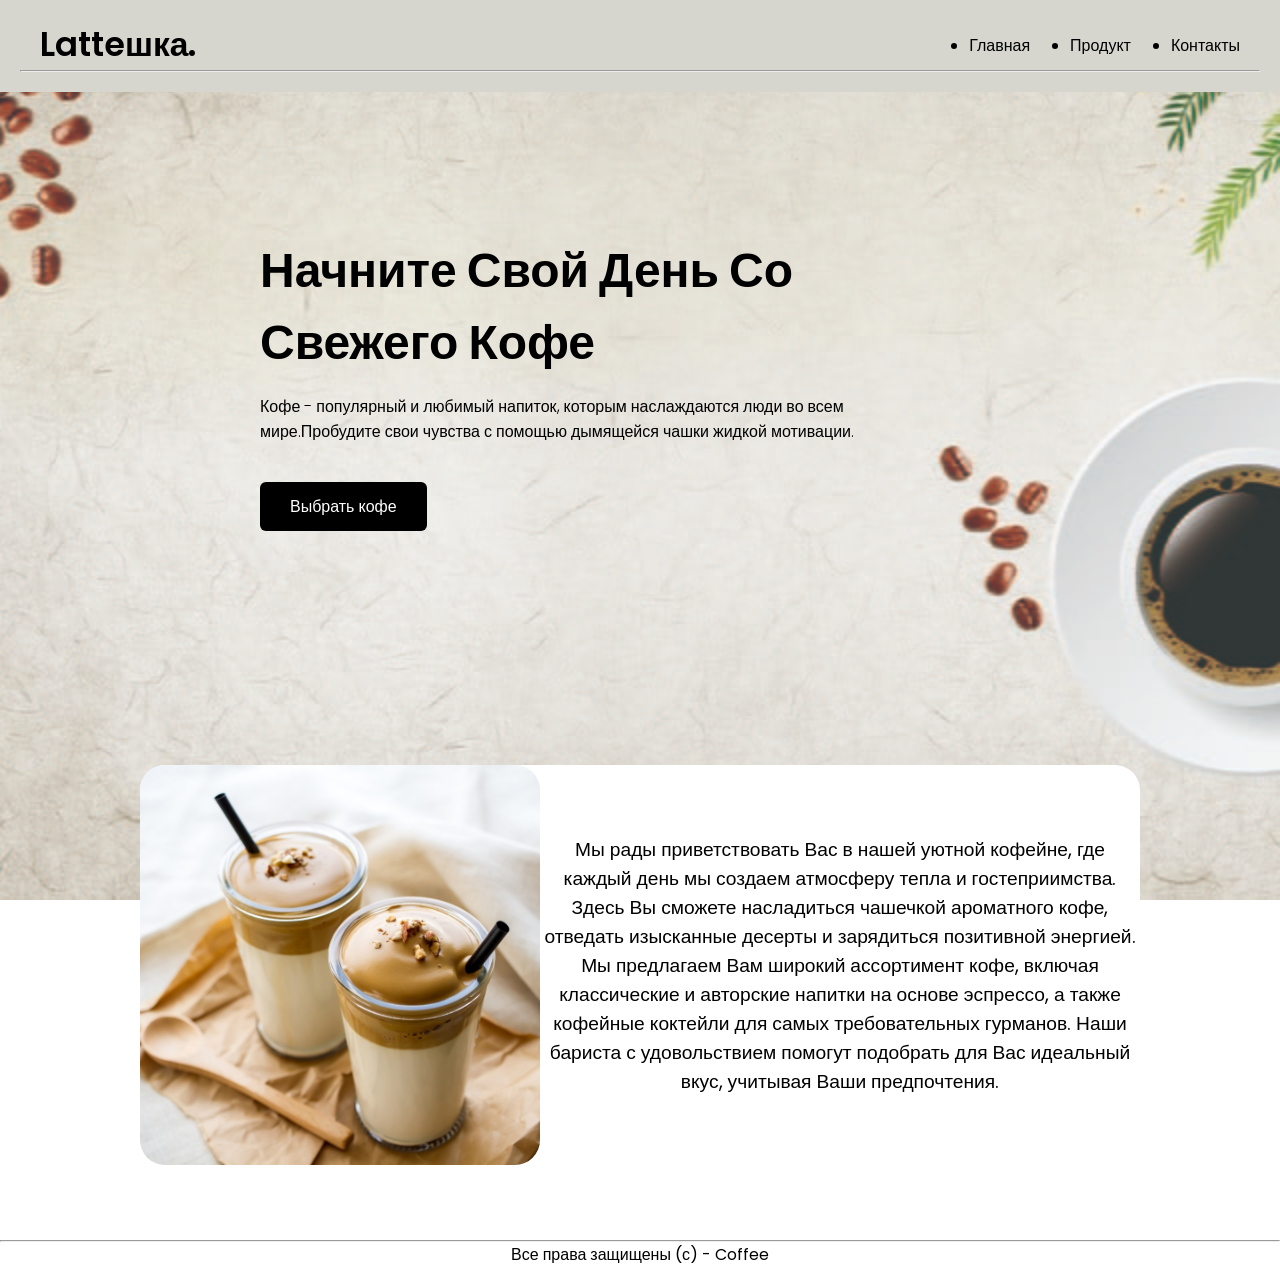
<file: html/index.html>
<!DOCTYPE html>
<html lang="ru">

<head>
    <meta charset='UTF-8' />
    <title>Latteшка. кофе в Симферополе</title>
    <link rel="stylesheet"
        href="https://fonts.googleapis.com/css2?family=Material+Symbols+Outlined:opsz,wght,FILL,GRAD@24,400,0,0">
    <link href='https://stackpath.bootstrapcdn.com/font-awesome/4.7.0/css/font-awesome.min.css' rel='stylesheet' />
    <link rel="stylesheet" href="../css/style.css">
    <script src="https://cdn.jsdelivr.net/npm/bootstrap@5.3.2/dist/js/bootstrap.bundle.min.js"
        integrity="sha384-C6RzsynM9kWDrMNeT87bh95OGNyZPhcTNXj1NW7RuBCsyN/o0jlpcV8Qyq46cDfL"
        crossorigin="anonymous"></script>
</head>

<body>
    <header>
        <nav class="navbar">
            <a class="logo" href="index.html">Latteшка<span>.</span></a>
            <ul class="menu-links">
                <span id="close-menu-btn" class="close-btn-menu">Закрыть</span>
                <li><a href="index.html">Главная</a></li>
                <li><a href="product.html">Продукт</a></li>
                <li><a href="reviews.html">Контакты</a></li>

            </ul>
            <span id="menu-btn" class="close-btn-menu">Меню</span>
        </nav>
        <hr>
    </header>
    <section class="hero-section">
        <div class="content">
            <h1>Начните Свой День Со Свежего Кофе</h1>
            <p>
                Кофе - популярный и любимый напиток, которым наслаждаются
                люди во всем мире.Пробудите свои чувства с помощью дымящейся чашки жидкой мотивации.
            </p>
            <button><a href="product.html">Выбрать кофе</a></button>
        </div>
    </section>
    <section class="section-info">
        <div class="conteiner">
            <div class="section-info__image-with-text">
                <img src="../img/navinos.jpg" alt="">
                <p>Мы рады приветствовать Вас в нашей уютной кофейне, где каждый день мы создаем атмосферу тепла и
                    гостеприимства. Здесь Вы сможете насладиться чашечкой ароматного кофе, отведать изысканные десерты и
                    зарядиться позитивной энергией.
                    Мы предлагаем Вам широкий ассортимент кофе, включая классические и авторские напитки на основе
                    эспрессо, а также кофейные коктейли для самых требовательных гурманов. Наши бариста с удовольствием
                    помогут подобрать для Вас идеальный вкус, учитывая Ваши предпочтения.</p>
            </div>
        </div>

    </section>
    <br><br><br>
    <footer>
        <hr>
        <p>Все права защищены (с) - Coffee</p>
    </footer>
    <script>
        const header = document.querySelector("header");
        const hamburgerBtn = document.querySelector("#menu-btn");
        const closeMenuBtn = document.querySelector("#close-menu-btn");
        // Нажимание и открытие
        hamburgerBtn.addEventListener("click", () => header.classList.toggle("show-mobile-menu"));
        // Закрыть меню
        closeMenuBtn.addEventListener("click", () => hamburgerBtn.click());
    </script>
</body>

</html>
</file>
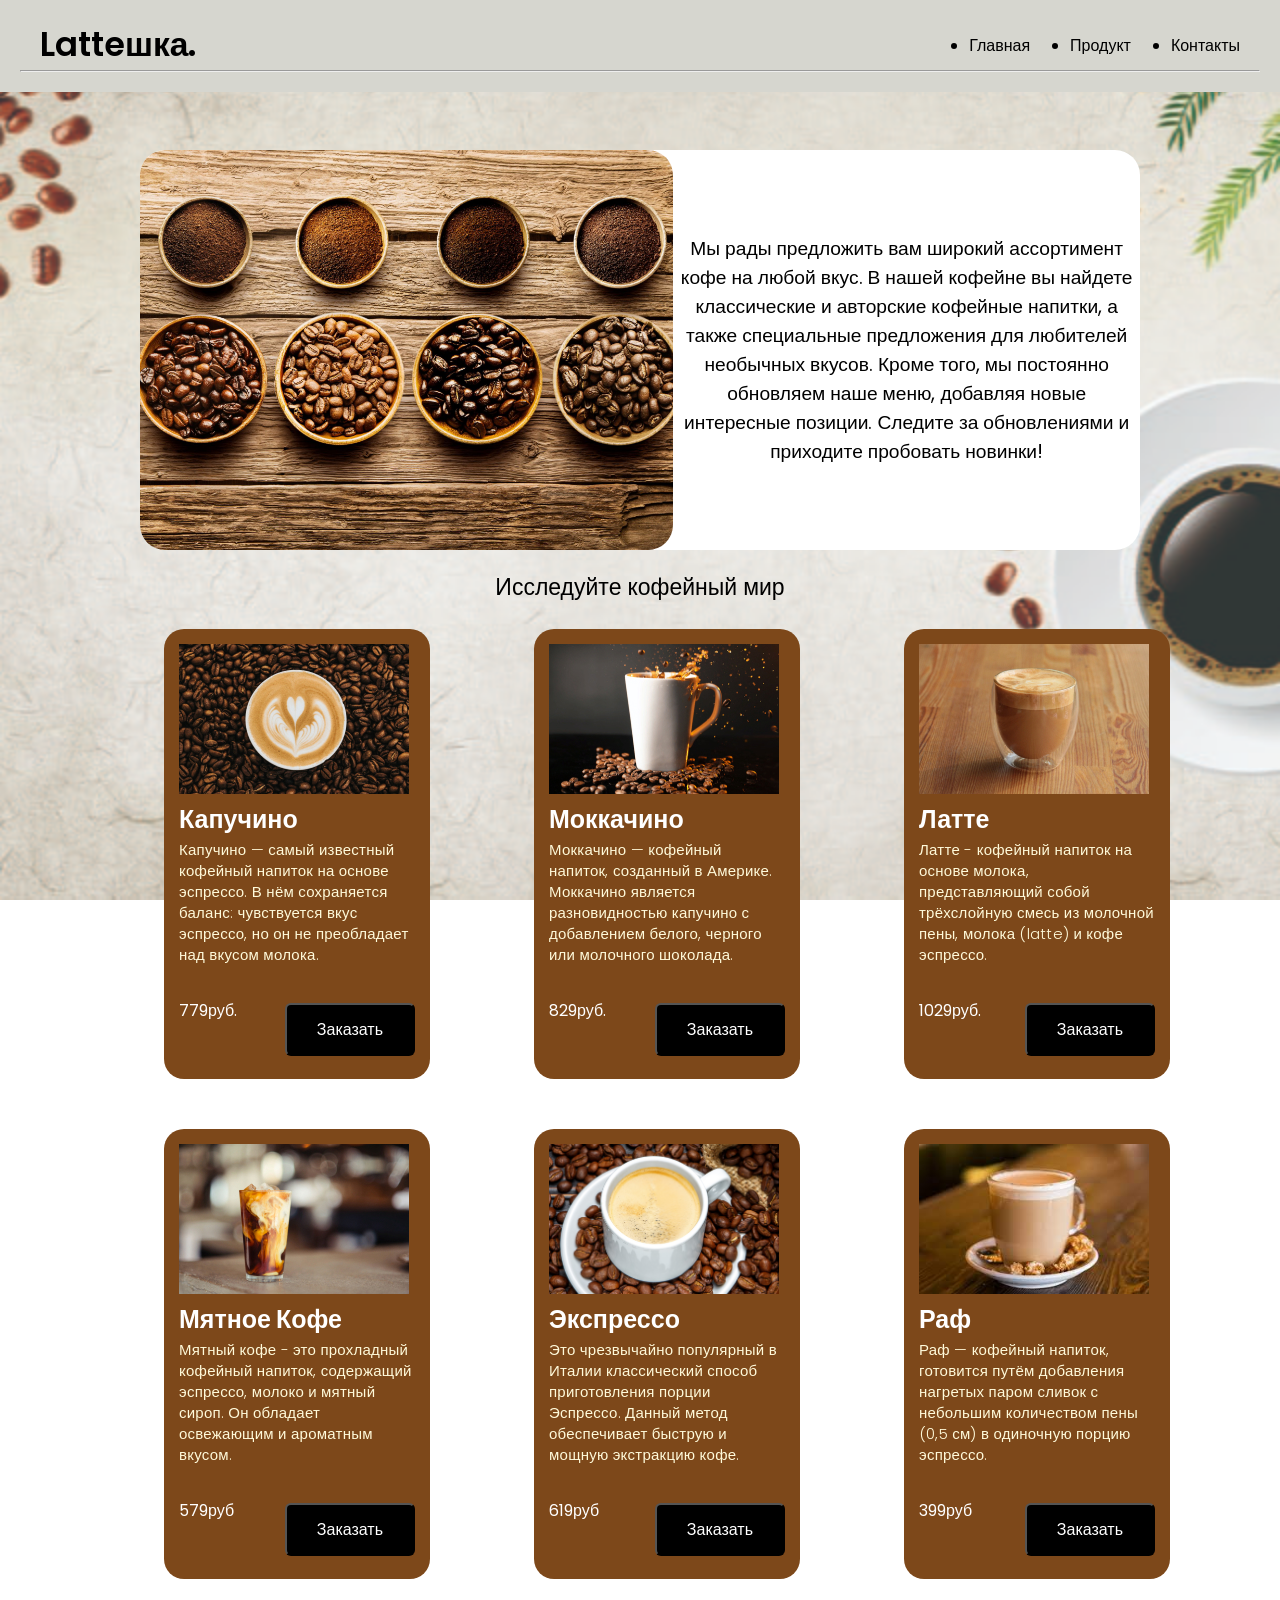
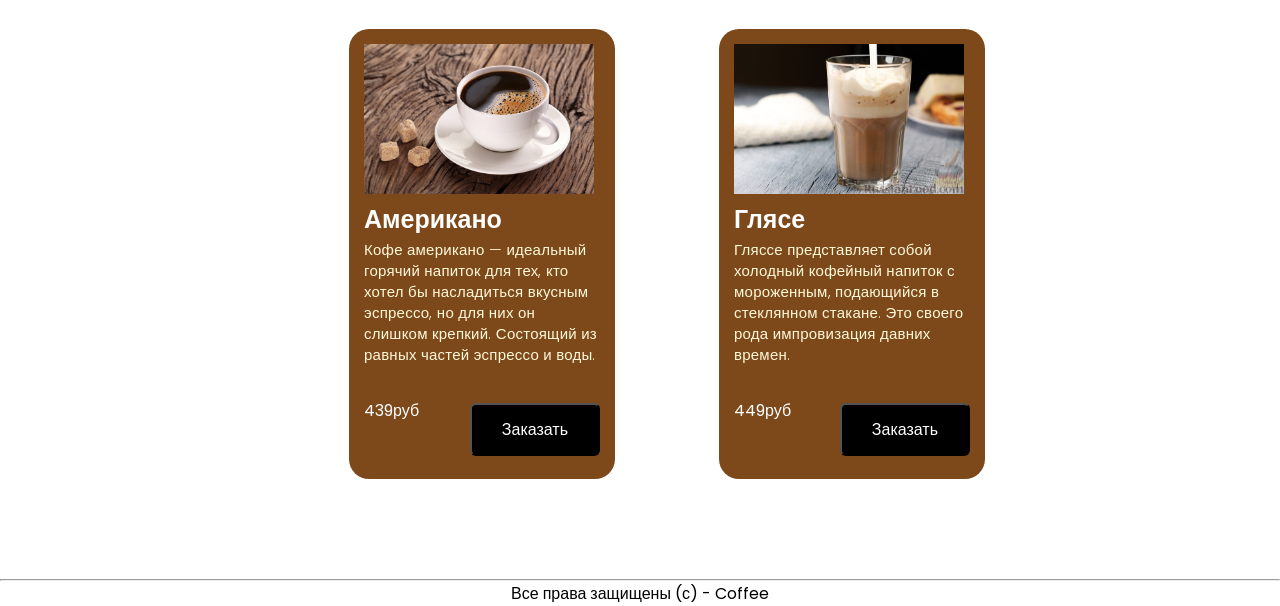
<file: html/product.html>
<!DOCTYPE html>
<html lang="ru">

<head>
    <meta charset='UTF-8' />
    <title>Latteшка. кофе в Симферополе</title>
    <link rel="stylesheet"
        href="https://fonts.googleapis.com/css2?family=Material+Symbols+Outlined:opsz,wght,FILL,GRAD@24,400,0,0">
        <link href='https://stackpath.bootstrapcdn.com/font-awesome/4.7.0/css/font-awesome.min.css' rel='stylesheet'/>
    <link rel="stylesheet" href="../css/style.css">
    <script src="https://cdn.jsdelivr.net/npm/bootstrap@5.3.2/dist/js/bootstrap.bundle.min.js"
    integrity="sha384-C6RzsynM9kWDrMNeT87bh95OGNyZPhcTNXj1NW7RuBCsyN/o0jlpcV8Qyq46cDfL"
    crossorigin="anonymous"></script>
</head>

<body>
    <header>
        <nav class="navbar">
            <a class="logo" href="index.html">Latteшка<span>.</span></a>
            <ul class="menu-links">
                <span id="close-menu-btn" class="close-btn-menu">Закрыть</span>
                <li><a href="index.html">Главная</a></li>
                <li><a href="product.html">Продукт</a></li>
                <li><a href="reviews.html">Контакты</a></li>

            </ul>
            <span id="menu-btn" class="close-btn-menu">Меню</span>
        </nav>
        <hr>
    </header>
    <br><br><br>
    <main><br><br><br>
        <section>
            <section class="section-info2">
                <div class="conteiner">
                    <div class="section-info__image-with-text2">
                        <img src="../img/vidcofee.jpg" alt="">
                        <p>Мы рады предложить вам широкий ассортимент кофе на любой вкус. В нашей кофейне вы найдете
                            классические и авторские кофейные напитки, а также специальные предложения для любителей
                            необычных вкусов.
                            Кроме того, мы постоянно обновляем наше меню, добавляя новые интересные позиции. Следите за
                            обновлениями и приходите пробовать новинки!</p>
                    </div>
                </div>
            </section>
            <section>
                <div class="conteiner2">
                    <h2 class="coffeeworld">Исследуйте кофейный мир</h2>
                    <br>
                    <div class="a">
                        <div class="cofe">
                            <img src="../img/Coffee.jpg" alt="">
                            <h4 class="nazvanie">Капучино</h4>
                            <p class="opisanie">Капучино — самый известный кофейный напиток на основе эспрессо. В нём
                                сохраняется баланс: чувствуется вкус эспрессо, но он не преобладает над вкусом молока.
                            </p>
                            <div class="kupit">
                                <p>779руб.</p>
                                <button class="btn-join" id="show-login">Заказать</button>
                            </div>
                        </div>
                        <div class="cofe">
                            <img src="../img/unsplash_F-6v14W67Ak.jpg" alt="">
                            <h4 class="nazvanie">Моккачино</h4>
                            <p class="opisanie">Моккачино — кофейный напиток,
                                созданный в Америке. Моккачино является разновидностью капучино с добавлением белого,
                                черного или молочного шоколада.</p>
                            <div class="kupit">
                                <p>829руб.</p>
                                <button class="btn-join" id="show-login2">Заказать</button>
                            </div>
                        </div>
                        <div class="cofe">
                            <img src="../img/unsplash_TvXpVcgi9nw.jpg" alt="">
                            <h4 class="nazvanie">Латте</h4>
                            <p class="opisanie">Латте - кофейный напиток на основе молока, представляющий собой
                                трёхслойную смесь из молочной пены, молока (latte) и кофе эспрессо.</p>
                            <div class="kupit">
                                <p>1029руб.</p>
                                <button class="btn-join" id="show-login3">Заказать</button>
                            </div>
                        </div>
                        <div class="cofe">
                            <img src="../img/unsplash_L-sm1B4L1Ns.jpg" alt="">
                            <h4 class="nazvanie">Мятное Кофе</h4>
                            <p class="opisanie">Мятный кофе - это прохладный кофейный напиток, содержащий эспрессо,
                                молоко и
                                мятный сироп. Он обладает освежающим и ароматным вкусом.</p>
                            <div class="kupit">
                                <p>579руб</p>
                                <button class="btn-join" id="show-login4">Заказать</button>
                            </div>
                        </div>
                        <div class="cofe">
                            <img src="../img/Coffee_Cup_Grain_513119_3840x2400.jpg" alt="">
                            <h4 class="nazvanie">Экспрессо</h4>
                            <p class="opisanie">Это чрезвычайно популярный в Италии классический способ приготовления
                                порции Эспрессо. Данный метод обеспечивает быструю и мощную экстракцию кофе.
                            </p>
                            <div class="kupit">
                                <p>619руб</p>
                                <button class="btn-join" id="show-login4">Заказать</button>
                            </div>
                        </div>
                        <div class="cofe">
                            <img src="../img/Без названия.jfif" alt="">
                            <h4 class="nazvanie">Раф</h4>
                            <p class="opisanie">Раф — кофейный напиток, готовится путём добавления
                                нагретых паром сливок с небольшим количеством пены (0,5 см) в одиночную порцию эспрессо.
                            </p>
                            <div class="kupit">
                                <p>399руб</p>
                                <button class="btn-join" id="show-login4">Заказать</button>
                            </div>
                        </div>
                        <div class="cofe">
                            <img src="../img/americano.jpg" alt="">
                            <h4 class="nazvanie">Американо</h4>
                            <p class="opisanie">Кофе американо — идеальный горячий напиток для тех, кто хотел бы
                                насладиться вкусным эспрессо, но для них он слишком крепкий. Состоящий из равных частей
                                эспрессо и воды.</p>
                            <div class="kupit">
                                <p>439руб</p>
                                <button class="btn-join" id="show-login4">Заказать</button>
                            </div>
                        </div>
                        <div class="cofe">
                            <img src="../img/glace.jpg" alt="">
                            <h4 class="nazvanie">Глясе</h4>
                            <p class="opisanie">Гляссе представляет собой холодный кофейный напиток с мороженным,
                                подающийся в стеклянном стакане. Это своего рода импровизация давних времен.</p>
                            <div class="kupit">
                                <p>449руб</p>
                                <button class="btn-join" id="show-login4">Заказать</button>
                            </div>
                        </div>

                    </div>
                </div>
            </section><br><br><br><br>
            <footer>
                <hr>
                <p>Все права защищены (с) - Coffee</p>
            </footer>
    </main>



    <script>
        const header = document.querySelector("header");
        const hamburgerBtn = document.querySelector("#menu-btn");
        const closeMenuBtn = document.querySelector("#close-menu-btn");
        // Нажимание и открытие
        hamburgerBtn.addEventListener("click", () => header.classList.toggle("show-mobile-menu"));
        // Закрыть меню
        closeMenuBtn.addEventListener("click", () => hamburgerBtn.click());
    </script>
</body>

</html>
</file>
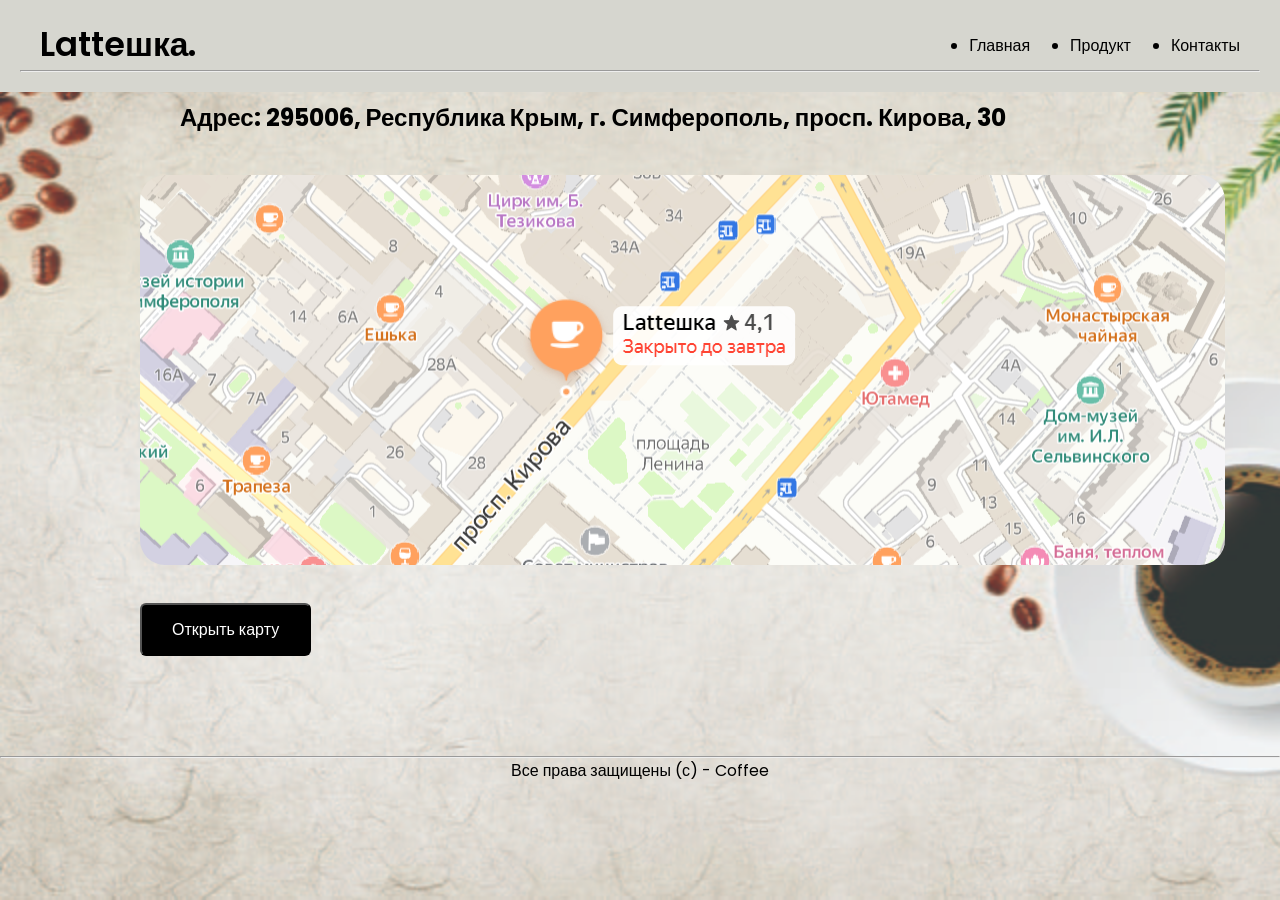
<file: html/reviews.html>
<!DOCTYPE html>
<html lang="ru">

<head>
    <meta charset='UTF-8' />
    <title>Latteшка. кофе в Симферополе</title>
    <link rel="stylesheet"
        href="https://fonts.googleapis.com/css2?family=Material+Symbols+Outlined:opsz,wght,FILL,GRAD@24,400,0,0">
        <link href='https://stackpath.bootstrapcdn.com/font-awesome/4.7.0/css/font-awesome.min.css' rel='stylesheet' />
    <link rel="stylesheet" href="../css/style.css">
    <script src="https://cdn.jsdelivr.net/npm/bootstrap@5.3.2/dist/js/bootstrap.bundle.min.js"
    integrity="sha384-C6RzsynM9kWDrMNeT87bh95OGNyZPhcTNXj1NW7RuBCsyN/o0jlpcV8Qyq46cDfL"
    crossorigin="anonymous"></script>
</head>

<body>
    <header>
        <nav class="navbar">
            <a class="logo" href="index.html">Latteшка<span>.</span></a>
            <ul class="menu-links">
                <span id="close-menu-btn" class="close-btn-menu">Закрыть</span>
                <li><a href="index.html">Главная</a></li>
                <li><a href="product.html">Продукт</a></li>
                <li><a href="reviews.html">Контакты</a></li>

            </ul>
            <span id="menu-btn" class="close-btn-menu">Меню</span>
        </nav>
        <hr>
    </header>
    <main>
        <section class="conteiner">
            <div class="address">
                <h2>Телефон: +7(952)812-52-52</h2><br>
                <h2>Адрес: 295006, Республика Крым, г. Симферополь, просп. Кирова, 30</h2>
            </div>
            <div class="map">
                <img src="../img/Снимок экрана .png" alt="">
                <form
                    action="https://yandex.ru/maps/org/latteshka/105124006239/?filter=food_delivery%3A1%3Bfood_product_delivery%3A1%3Bcoffee_to_go%3A1%3Balternate_vertical%3ARequestWindow&ll=34.104065%2C44.948576&mode=search&sctx=ZAAAAAgBEAAaKAoSCeDYs%2BcyDUFAEX6oNGJmeUZAEhIJG4Uks3qHez8RIHnnUIaqaD8iBgABAgMEBSgKOABAkqANSAFqAnJ1ggE2Y29mZmVlX3RvX2dvOjF%2BZm9vZF9kZWxpdmVyeToxfmZvb2RfcHJvZHVjdF9kZWxpdmVyeToxnQHNzEw9oAEAqAEAvQHfPmoPwgFP3uSNqrAEqfPG5vgGteyap1iywor%2B%2FgP8jeCJmLz1i1q%2Fh7atjAP3mf6v8AO3%2BaW11QPfkoTPhwPE0reApwWXrvDunwO8scj2%2FAL%[base64]%2BKCvQ%3D%3D&sll=34.100062%2C44.949703&sspn=0.006768%2C0.003032&text=%D0%B4%D0%BE%D1%81%D1%82%D0%B0%D0%B2%D0%BA%D0%B0%20%D0%BA%D0%BE%D1%84%D0%B5&z=15.78"
                    target="_blank">
                    <button>Открыть карту</button>
                </form>

            </div>


        </section>

    </main><br><br><br><br>
    <footer>
        <hr>
        <p>Все права защищены (с) - Coffee</p>
    </footer>

    <script>
        const header = document.querySelector("header");
        const hamburgerBtn = document.querySelector("#menu-btn");
        const closeMenuBtn = document.querySelector("#close-menu-btn");
        // Нажимание и открытие
        hamburgerBtn.addEventListener("click", () => header.classList.toggle("show-mobile-menu"));
        // Закрыть меню
        closeMenuBtn.addEventListener("click", () => hamburgerBtn.click());
    </script>

</body>
</html>
</file>
<file: css/style.css>
@import url('https://fonts.googleapis.com/css2?family=Poppins:wght@300;400;500;600;700&display=swap');

* {
    margin: 0;
    padding: 0;
    box-sizing: border-box;
    font-family: 'Poppins', sans-serif;
}

.conteiner {
    max-width: 1000px;
    margin: 0 auto;
}

body {
    background: url(../img/pngtree-coffee-hot-drink-afternoon-tea-banner-background-image_181987.jpg);
    background-position: center;
    background-size: cover;
    background-repeat: no-repeat;
    background-attachment: fixed;
}

header {
    position: fixed;
    top: 0;
    left: 0;
    width: 100%;
    padding: 20px;
    background-color: #d6d6cf;
}

header .navbar {
    display: flex;
    align-items: center;
    justify-content: space-between;
    max-width: 1200px;
    margin: 0 auto;
}

.navbar a {
    color: black;
    text-decoration: none;
    transition: 0.2s ease;
}

.navbar a:hover {
    color: #8B4513;
}

.navbar .menu-links {
    display: flex;
    gap: 40px;
}


.navbar .logo {
    color: black;
    font-weight: 600;
    font-size: 2.1rem;
}

.navbar .logo span {
    color: black;
}


.hero-section {
    height: 85vh;
    display: flex;
    align-items: center;
    padding: 0 20px;
    max-width: 800px;
    margin: 0 auto;
}


.hero-section .content {
    color: black;
    max-width: 1200px;
    margin: 0 auto;
    width: 100%;
}

.hero-section .content h1 {
    font-size: 3rem;
    max-width: 600px;
}

.hero-section .content p {
    font-weight: 300;
    max-width: 600px;
    margin-top: 15px;
}

.hero-section .content button {
    background: black;
    padding: 12px 30px;
    border: none;
    outline: none;
    font-size: 1rem;
    border-radius: 6px;
    margin-top: 38px;
    cursor: pointer;
    font-weight: 500;
    transition: 0.2s ease;
    color: white;
}

.hero-section .content button:hover {
    color: black;
    background: #8B4513;
}

#menu-btn {
    display: none;
    color: black;
    cursor: pointer;
    display: none;
    font-family: 'Poppins', sans-serif;
}

#close-menu-btn {
    display: none;
    position: absolute;
    right: 20px;
    top: 20px;
    cursor: pointer;
    font-family: 'Poppins', sans-serif;
}

footer {
    text-align: center;
}


@media screen and (max-width: 900px) {
    header {
        padding: 10px 20px;
    }

    header.show-mobile-menu::before {
        content: "";
        position: fixed;
        left: 0;
        top: 0;
        width: 100%;
        height: 100%;
        backdrop-filter: blur(5px);
    }

    #close-menu-btn,
    #menu-btn {
        display: block;

    }

    .navbar .menu-links {
        position: fixed;
        left: -260px;
        top: 0;
        width: 260px;
        height: 100vh;
        background: white;
        flex-direction: column;
        padding: 70px 40px 0;
        transition: left 0.15s ease;
    }

    .navbar a {
        color: #000;

    }

    header.show-mobile-menu .navbar .menu-links {
        left: -0;
    }

    .hero-section .content {
        text-align: center;

    }

    .hero-section .content :is(h1, p) {
        max-width: 100%;
    }

    .hero-section .content h1 {
        font-size: 2.3rem;
        line-height: 60px;
    }

    .hero-section .content button {
        padding: 9px 18px;
    }
}





.coffeeworld {
    color: black;
    font-family: 'Poppins', sans-serif;
    font-size: 23px;
    font-style: normal;
    font-weight: 500;
    line-height: normal;
    text-align: center;
    padding-top: 20px;

}

.cofe {
    border-radius: 20px;
    background-color: #7d481a;
    margin-left: 54px;
    padding: 15px;
    height: 450px;
    color: white;
}

.a {
    display: flex;
    justify-content: center;
    align-items: center;
}

.nazvanie {
    color: #FFF;
    font-family: 'Poppins', sans-serif;
    ;
    font-size: 25px;
    font-style: normal;
    font-weight: 700;
    line-height: normal;
}

.opisanie {
    color: #FFFADA;
    font-family: 'Poppins', sans-serif;
    font-size: 15px;
    font-style: normal;
    font-weight: 300;
    line-height: 21px;
    letter-spacing: 0.24px;
    max-width: 236px;
}

.kupit {
    display: flex;
    justify-content: space-between;
    align-items: center;
}

.bg {
    background: url(../img/pngtree-coffee-hot-drink-afternoon-tea-banner-background-image_181987.jpg);
    background-position: center;
    background-size: cover;
    background-repeat: no-repeat;
    background-attachment: fixed;
}

button {
    background: black;
    padding: 12px 30px;
    outline: none;
    font-size: 1rem;
    border-radius: 6px;
    margin-top: 38px;
    cursor: pointer;
    font-weight: 500;
    transition: 0.2s ease;
    color: white;
    text-decoration: none;
}



.reviews {
    display: flex;
    padding-top: 5px;
    width: 3000px;
    height: 150px;
    margin: 0 auto;
    margin-top: 3px;

}




.address {
    margin: 40px;

}

a {
    text-decoration: none;
    color: white;

}

.a {
    display: flex;
    justify-content: center;
    flex-wrap: wrap;
    gap: 50px;
}












.section-info img {
    height: 400px;
    width: 400px;
    border-radius: 25px;
    display: flex;
}

.section-info__image-with-text {
    background-color: white;
    border-radius: 25px;
    font-family: 'Poppins', sans-serif;
    display: flex;
    text-align: center;
    align-items: center;
    font-size: larger;
}

.section-info2 img {
    height: 400px;
    width: 600px;
    border-radius: 25px;
    display: flex;
}

.map img{
    display: flex;
    border-radius: 25px;
    
}
.section-info__image-with-text2 {
    background-color: white;
    border-radius: 25px;
    font-family: 'Poppins', sans-serif;
    display: flex;
    text-align: center;
    align-items: center;
    font-size: larger;
}
.cofe img{
    width: 230px;
    height: 150px;
}
</file>
